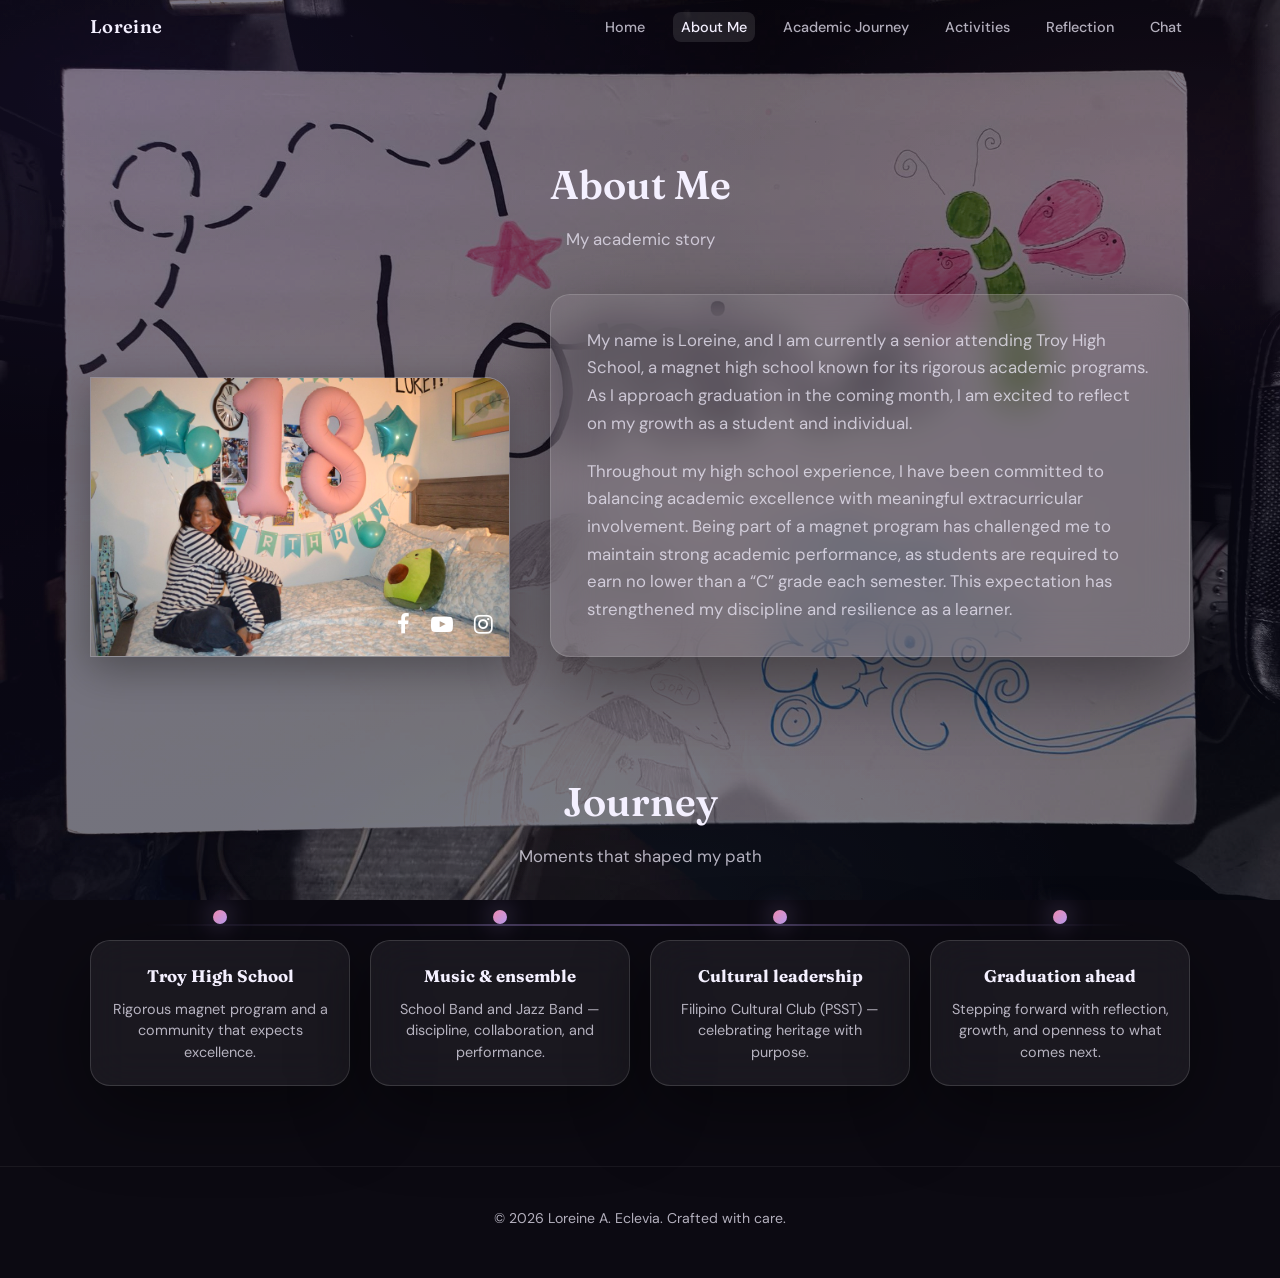
<file: about.html>
<!DOCTYPE html>
<html lang="en">
<head>
  <meta charset="UTF-8" />
  <meta name="viewport" content="width=device-width, initial-scale=1.0" />
  <meta name="description" content="About Loreine — Troy High School senior and magnet program student." />
  <title>About Me | Loreine A. Eclevia</title>
  <link rel="preconnect" href="https://fonts.googleapis.com" />
  <link rel="preconnect" href="https://fonts.gstatic.com" crossorigin />
  <link href="https://fonts.googleapis.com/css2?family=DM+Sans:ital,opsz,wght@0,9..40,400;0,9..40,500;0,9..40,600;0,9..40,700;1,9..40,400&family=Fraunces:ital,opsz,wght@0,9..144,500;0,9..144,600;0,9..144,700;1,9..144,400&display=swap" rel="stylesheet" />
  <link rel="stylesheet" href="https://cdnjs.cloudflare.com/ajax/libs/font-awesome/4.7.0/css/font-awesome.min.css" />
  <link rel="stylesheet" href="css/styles.css" />
</head>
<body class="page-about">
  <div class="gradient-bg" aria-hidden="true"></div>
  <div class="about-page-bg" aria-hidden="true"></div>

  <header class="site-header">
    <nav class="nav" aria-label="Primary">
      <a class="nav__brand" href="index.html">Loreine</a>
      <button type="button" class="nav__toggle" aria-expanded="false" aria-controls="nav-menu" id="nav-toggle">
        <span class="nav__toggle-bar"></span>
        <span class="nav__toggle-bar"></span>
        <span class="nav__toggle-bar"></span>
        <span class="visually-hidden">Menu</span>
      </button>
      <ul class="nav__list" id="nav-menu">
        <li><a href="index.html">Home</a></li>
        <li><a href="about.html" aria-current="page">About Me</a></li>
        <li><a href="academic-journey.html">Academic Journey</a></li>
        <li><a href="activities.html">Activities</a></li>
        <li><a href="reflection.html">Reflection</a></li>
        <li><a href="contact.html">Chat</a></li>
      </ul>
    </nav>
  </header>

  <main class="site-main site-main--page site-main--about">
    <section id="about" class="section section--about">
      <div class="container">
        <header class="section__header reveal">
          <h2>About Me</h2>
          <p class="section__lead">My academic story</p>
        </header>
        <div class="about-intro reveal">
          <figure class="about-intro__photo">
            <img
              src="assets/loreine-18th-birthday.png"
              alt="Loreine celebrating her 18th birthday, with pink balloons and teal decorations."
              width="640"
              height="480"
              loading="lazy"
              decoding="async"
            />
            <ul class="sci sci--memento" aria-label="Social media">
              <li><a href="https://www.facebook.com/loreine.eclevia" target="_blank" rel="noopener noreferrer" aria-label="Facebook"><i class="fa fa-facebook" aria-hidden="true"></i></a></li>
              <li><a href="https://www.youtube.com/@TheEclevlit" target="_blank" rel="noopener noreferrer" aria-label="YouTube"><i class="fa fa-youtube-play" aria-hidden="true"></i></a></li>
              <li><a href="https://www.instagram.com/loveinee/" target="_blank" rel="noopener noreferrer" aria-label="Instagram"><i class="fa fa-instagram" aria-hidden="true"></i></a></li>
            </ul>
          </figure>
          <div class="prose glass">
            <p>My name is Loreine, and I am currently a senior attending Troy High School, a magnet high school known for its rigorous academic programs. As I approach graduation in the coming month, I am excited to reflect on my growth as a student and individual.</p>
            <p>Throughout my high school experience, I have been committed to balancing academic excellence with meaningful extracurricular involvement. Being part of a magnet program has challenged me to maintain strong academic performance, as students are required to earn no lower than a “C” grade each semester. This expectation has strengthened my discipline and resilience as a learner.</p>
          </div>
        </div>
      </div>
    </section>

    <section id="timeline" class="section section--timeline">
      <div class="container">
        <header class="section__header reveal">
          <h2>Journey</h2>
          <p class="section__lead">Moments that shaped my path</p>
        </header>
        <ol class="timeline reveal">
          <li class="timeline__item">
            <span class="timeline__marker"></span>
            <div class="timeline__card glass">
              <h3>Troy High School</h3>
              <p>Rigorous magnet program and a community that expects excellence.</p>
            </div>
          </li>
          <li class="timeline__item">
            <span class="timeline__marker"></span>
            <div class="timeline__card glass">
              <h3>Music &amp; ensemble</h3>
              <p>School Band and Jazz Band — discipline, collaboration, and performance.</p>
            </div>
          </li>
          <li class="timeline__item">
            <span class="timeline__marker"></span>
            <div class="timeline__card glass">
              <h3>Cultural leadership</h3>
              <p>Filipino Cultural Club (PSST) — celebrating heritage with purpose.</p>
            </div>
          </li>
          <li class="timeline__item">
            <span class="timeline__marker"></span>
            <div class="timeline__card glass">
              <h3>Graduation ahead</h3>
              <p>Stepping forward with reflection, growth, and openness to what comes next.</p>
            </div>
          </li>
        </ol>
      </div>
    </section>
  </main>

  <footer class="site-footer">
    <div class="container site-footer__inner">
      <p>&copy; <span id="year"></span> Loreine A. Eclevia. Crafted with care.</p>
    </div>
  </footer>

  <script src="js/main.js" defer></script>
</body>
</html>
</file>
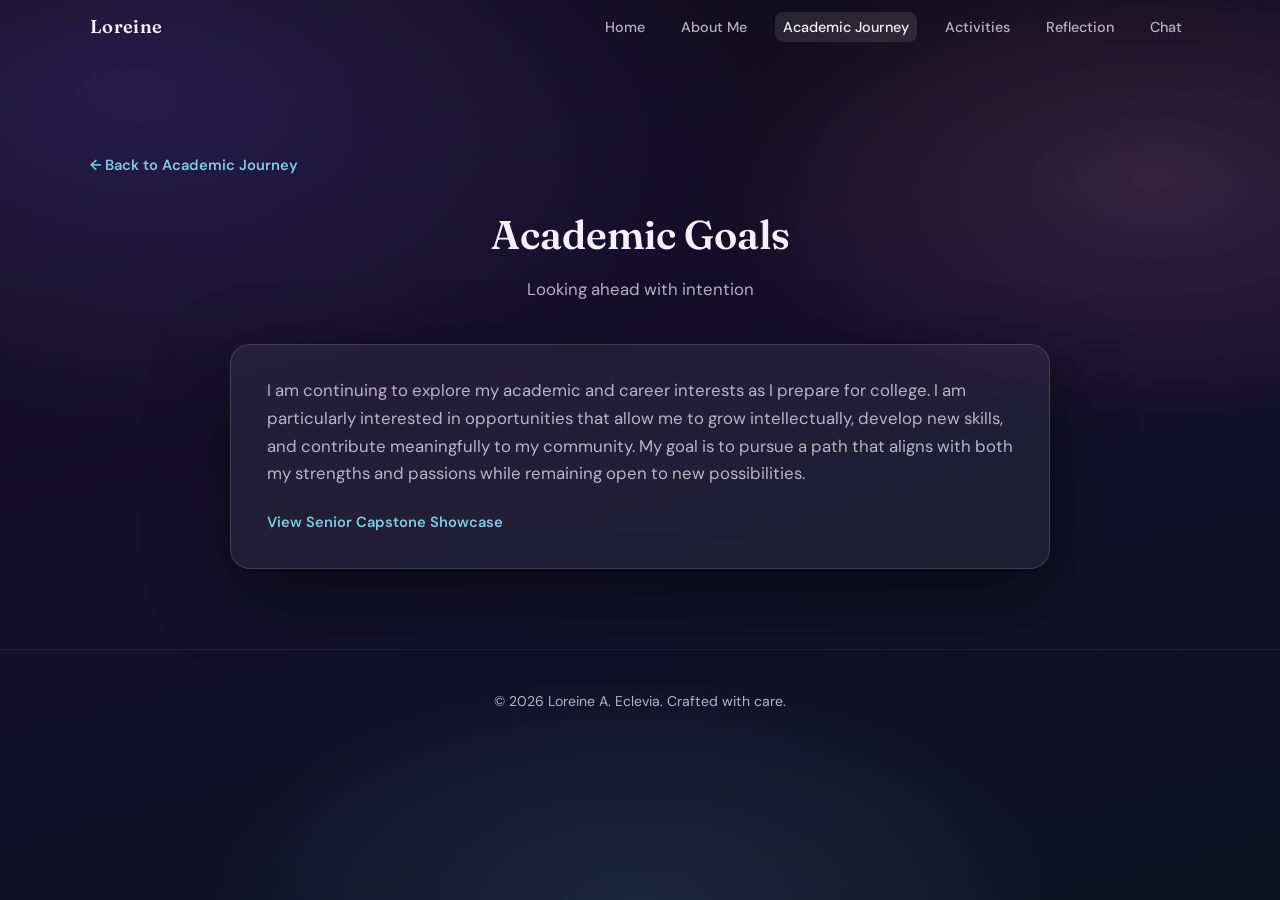
<file: academic-goals.html>
<!DOCTYPE html>
<html lang="en">
<head>
  <meta charset="UTF-8" />
  <meta name="viewport" content="width=device-width, initial-scale=1.0" />
  <meta name="description" content="Academic goals — Loreine A. Eclevia prepares for college with curiosity and purpose." />
  <title>Academic Goals | Loreine A. Eclevia</title>
  <link rel="preconnect" href="https://fonts.googleapis.com" />
  <link rel="preconnect" href="https://fonts.gstatic.com" crossorigin />
  <link href="https://fonts.googleapis.com/css2?family=DM+Sans:ital,opsz,wght@0,9..40,400;0,9..40,500;0,9..40,600;0,9..40,700;1,9..40,400&family=Fraunces:ital,opsz,wght@0,9..144,500;0,9..144,600;0,9..144,700;1,9..144,400&display=swap" rel="stylesheet" />
  <link rel="stylesheet" href="css/styles.css" />
</head>
<body>
  <div class="gradient-bg" aria-hidden="true"></div>

  <header class="site-header">
    <nav class="nav" aria-label="Primary">
      <a class="nav__brand" href="index.html">Loreine</a>
      <button type="button" class="nav__toggle" aria-expanded="false" aria-controls="nav-menu" id="nav-toggle">
        <span class="nav__toggle-bar"></span>
        <span class="nav__toggle-bar"></span>
        <span class="nav__toggle-bar"></span>
        <span class="visually-hidden">Menu</span>
      </button>
      <ul class="nav__list" id="nav-menu">
        <li><a href="index.html">Home</a></li>
        <li><a href="about.html">About Me</a></li>
        <li><a href="academic-journey.html" aria-current="page">Academic Journey</a></li>
        <li><a href="activities.html">Activities</a></li>
        <li><a href="reflection.html">Reflection</a></li>
        <li><a href="contact.html">Chat</a></li>
      </ul>
    </nav>
  </header>

  <main class="site-main site-main--page">
    <section id="goals" class="section section--goals">
      <div class="container">
        <p class="gallery-back-wrap">
          <a class="gallery-back" href="academic-journey.html">← Back to Academic Journey</a>
        </p>
        <header class="section__header reveal">
          <h2>Academic Goals</h2>
          <p class="section__lead">Looking ahead with intention</p>
        </header>
        <div class="prose glass reveal">
          <p>I am continuing to explore my academic and career interests as I prepare for college. I am particularly interested in opportunities that allow me to grow intellectually, develop new skills, and contribute meaningfully to my community. My goal is to pursue a path that aligns with both my strengths and passions while remaining open to new possibilities.</p>
          <p><a class="gallery-back" href="senior-showcase.html">View Senior Capstone Showcase</a></p>
        </div>
      </div>
    </section>
  </main>

  <footer class="site-footer">
    <div class="container site-footer__inner">
      <p>&copy; <span id="year"></span> Loreine A. Eclevia. Crafted with care.</p>
    </div>
  </footer>

  <script src="js/main.js" defer></script>
</body>
</html>
</file>
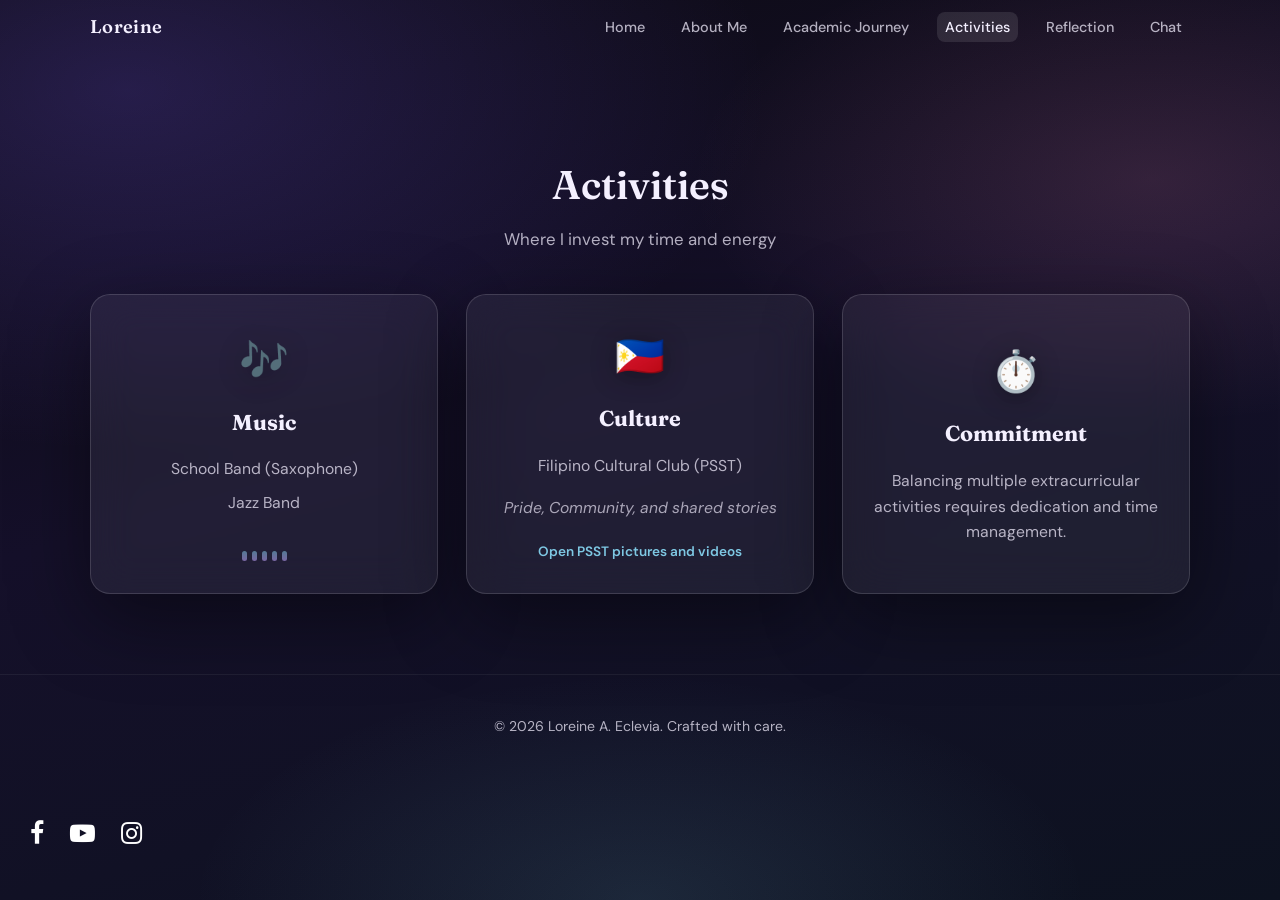
<file: activities.html>
<!DOCTYPE html>
<html lang="en">
<head>
  <meta charset="UTF-8" />
  <meta name="viewport" content="width=device-width, initial-scale=1.0" />
  <meta name="description" content="Activities — music, Filipino Cultural Club PSST, and commitment beyond the school day." />
  <title>Activities | Loreine A. Eclevia</title>
  <link rel="preconnect" href="https://fonts.googleapis.com" />
  <link rel="preconnect" href="https://fonts.gstatic.com" crossorigin />
  <link href="https://fonts.googleapis.com/css2?family=DM+Sans:ital,opsz,wght@0,9..40,400;0,9..40,500;0,9..40,600;0,9..40,700;1,9..40,400&family=Fraunces:ital,opsz,wght@0,9..144,500;0,9..144,600;0,9..144,700;1,9..144,400&display=swap" rel="stylesheet" />
  <link rel="stylesheet" href="https://cdnjs.cloudflare.com/ajax/libs/font-awesome/4.7.0/css/font-awesome.min.css" />
  <link rel="stylesheet" href="css/styles.css" />
</head>
<body>
  <div class="gradient-bg" aria-hidden="true"></div>

  <header class="site-header">
    <nav class="nav" aria-label="Primary">
      <a class="nav__brand" href="index.html">Loreine</a>
      <button type="button" class="nav__toggle" aria-expanded="false" aria-controls="nav-menu" id="nav-toggle">
        <span class="nav__toggle-bar"></span>
        <span class="nav__toggle-bar"></span>
        <span class="nav__toggle-bar"></span>
        <span class="visually-hidden">Menu</span>
      </button>
      <ul class="nav__list" id="nav-menu">
        <li><a href="index.html">Home</a></li>
        <li><a href="about.html">About Me</a></li>
        <li><a href="academic-journey.html">Academic Journey</a></li>
        <li><a href="activities.html" aria-current="page">Activities</a></li>
        <li><a href="reflection.html">Reflection</a></li>
        <li><a href="contact.html">Chat</a></li>
      </ul>
    </nav>
  </header>

  <main class="site-main site-main--page">
    <section id="activities" class="section section--activities">
      <div class="container">
        <header class="section__header reveal">
          <h2>Activities</h2>
          <p class="section__lead">Where I invest my time and energy</p>
        </header>
        <div class="activity-grid">
          <article class="flip-card reveal" data-theme="music" tabindex="0">
            <div class="flip-card__inner">
              <div class="flip-card__face flip-card__face--front glass">
                <span class="activity-icon" aria-hidden="true">🎶</span>
                <h3>Music</h3>
                <p>School Band (Saxophone)</p>
                <p>Jazz Band</p>
                <div class="sound-waves" aria-hidden="true">
                  <span></span><span></span><span></span><span></span><span></span>
                </div>
              </div>
              <div class="flip-card__face flip-card__face--back glass">
                <h3>Ensemble life</h3>
                <p>From sectionals to performances, music has taught me listening, timing, and showing up prepared.</p>
              </div>
            </div>
          </article>

          <article class="flip-card reveal" data-theme="culture" tabindex="0">
            <div class="flip-card__inner">
              <div class="flip-card__face flip-card__face--front glass">
                <span class="activity-icon" aria-hidden="true">🇵🇭</span>
                <h3>Culture</h3>
                <p>Filipino Cultural Club (PSST)</p>
                <p class="activity-note">Pride, Community, and shared stories</p>
                <a class="activity-front-link" href="psst-pictures.html">Open PSST pictures and videos</a>
              </div>
              <div class="flip-card__face flip-card__face--back glass flip-card__face--heritage">
                <h3 class="heritage-heading">
                  <a class="heritage-title-link" href="psst-pictures.html">Heritage in action</a>
                </h3>
                <p>PSST is a space to lead, learn, and celebrate culture with peers who care deeply about representation.</p>
                <div class="activity-gallery-actions">
                  <a class="activity-gallery-cta" href="psst-pictures.html">View PSST pictures</a>
                  <a class="activity-gallery-cta" href="psst-videos.html">View PSST videos</a>
                </div>
              </div>
            </div>
          </article>

          <article class="flip-card reveal" data-theme="commitment" tabindex="0">
            <div class="flip-card__inner">
              <div class="flip-card__face flip-card__face--front glass">
                <span class="activity-icon" aria-hidden="true">⏱️</span>
                <h3>Commitment</h3>
                <p>Balancing multiple extracurricular activities requires dedication and time management.</p>
              </div>
              <div class="flip-card__face flip-card__face--back glass">
                <h3>The honest truth</h3>
                <p>Rehearsals for band and jazz ensemble, along with practices for PSST, often extend beyond regular school hours — and that rhythm has shaped how I plan each week.</p>
              </div>
            </div>
          </article>
        </div>
      </div>
    </section>
  </main>

  <footer class="site-footer">
    <div class="container site-footer__inner">
      <p>&copy; <span id="year"></span> Loreine A. Eclevia. Crafted with care.</p>
    </div>
  </footer>

  <ul class="sci sci--fixed" aria-label="Social media">
    <li><a href="https://www.facebook.com/loreine.eclevia" target="_blank" rel="noopener noreferrer" aria-label="Facebook"><i class="fa fa-facebook" aria-hidden="true"></i></a></li>
    <li><a href="https://www.youtube.com/@TheEclevlit" target="_blank" rel="noopener noreferrer" aria-label="YouTube"><i class="fa fa-youtube-play" aria-hidden="true"></i></a></li>
    <li><a href="https://www.instagram.com/loveinee/" target="_blank" rel="noopener noreferrer" aria-label="Instagram"><i class="fa fa-instagram" aria-hidden="true"></i></a></li>
  </ul>

  <script src="js/main.js" defer></script>
</body>
</html>
</file>
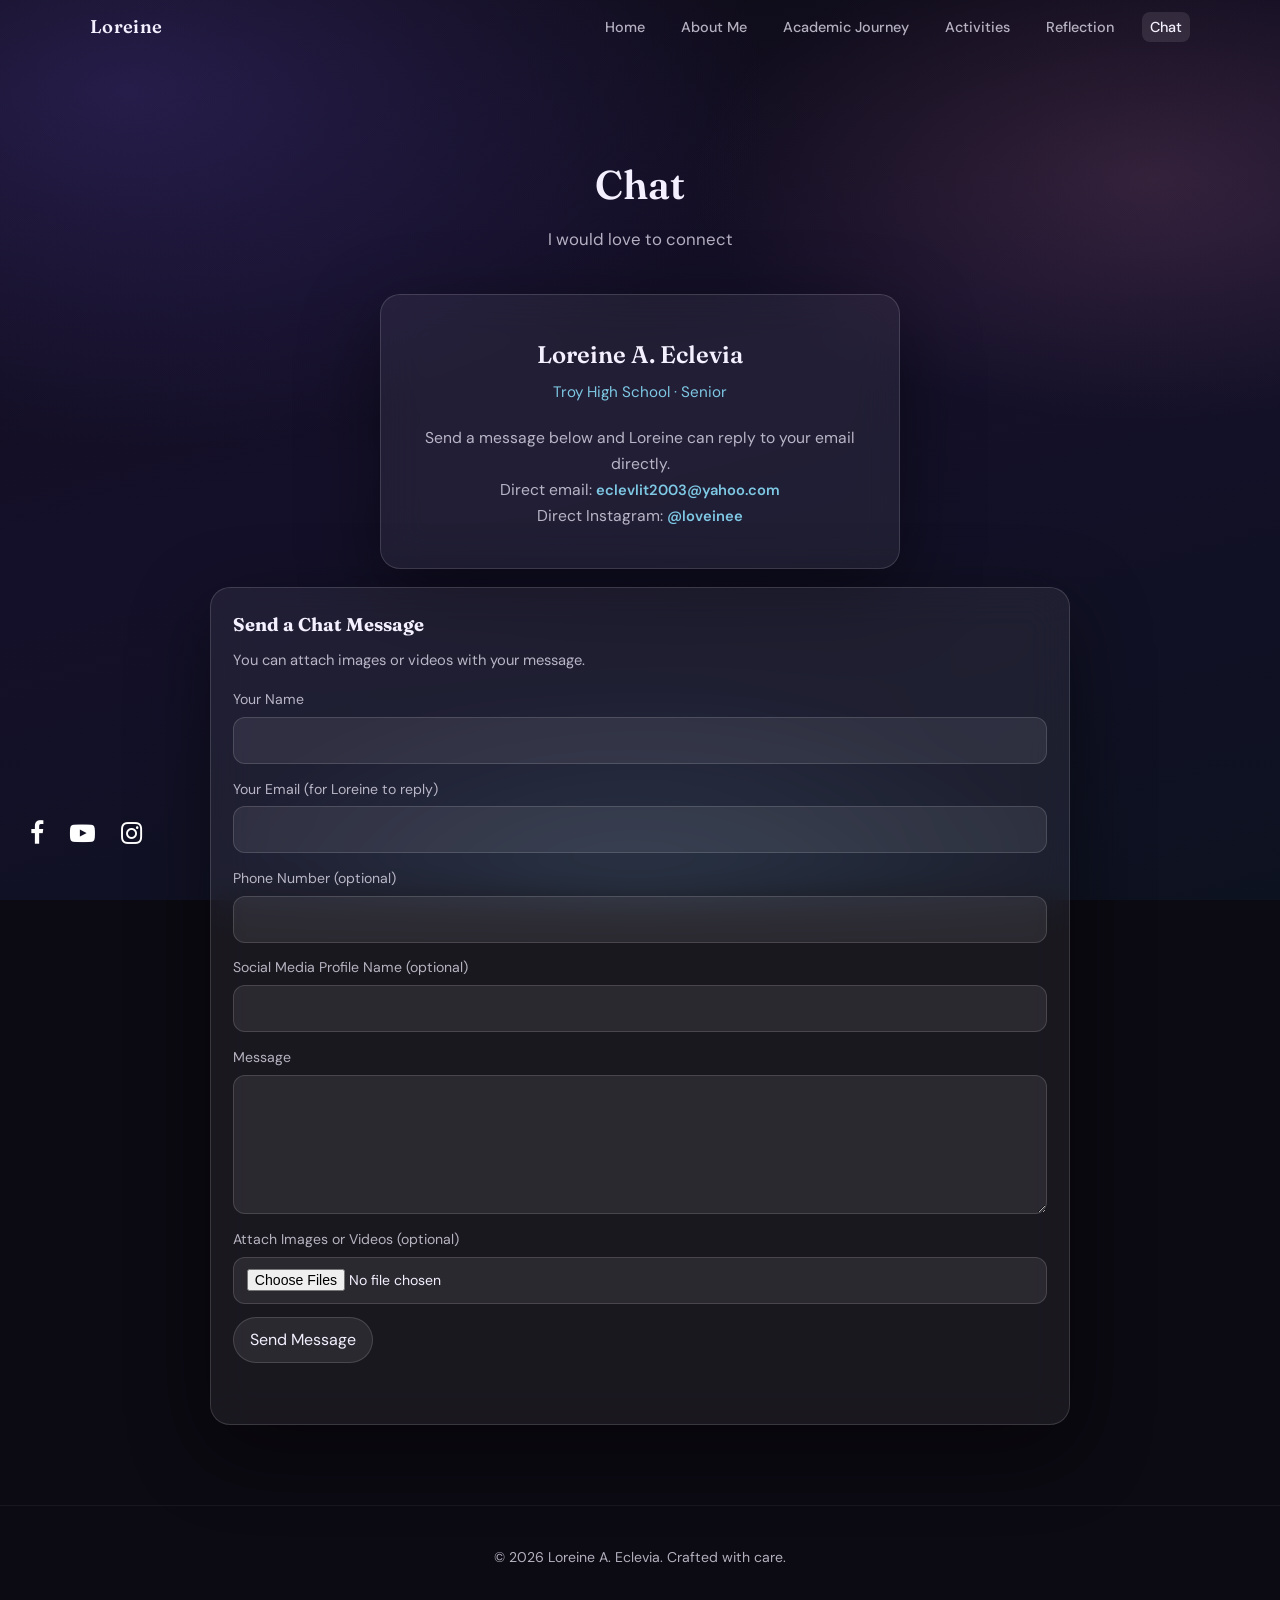
<file: contact.html>
<!DOCTYPE html>
<html lang="en">
<head>
  <meta charset="UTF-8" />
  <meta name="viewport" content="width=device-width, initial-scale=1.0" />
  <meta name="description" content="Chat with Loreine A. Eclevia — send messages and attach images or videos." />
  <title>Chat | Loreine A. Eclevia</title>
  <link rel="preconnect" href="https://fonts.googleapis.com" />
  <link rel="preconnect" href="https://fonts.gstatic.com" crossorigin />
  <link href="https://fonts.googleapis.com/css2?family=DM+Sans:ital,opsz,wght@0,9..40,400;0,9..40,500;0,9..40,600;0,9..40,700;1,9..40,400&family=Fraunces:ital,opsz,wght@0,9..144,500;0,9..144,600;0,9..144,700;1,9..144,400&display=swap" rel="stylesheet" />
  <link rel="stylesheet" href="https://cdnjs.cloudflare.com/ajax/libs/font-awesome/4.7.0/css/font-awesome.min.css" />
  <link rel="stylesheet" href="css/styles.css" />
</head>
<body>
  <div class="gradient-bg" aria-hidden="true"></div>

  <header class="site-header">
    <nav class="nav" aria-label="Primary">
      <a class="nav__brand" href="index.html">Loreine</a>
      <button type="button" class="nav__toggle" aria-expanded="false" aria-controls="nav-menu" id="nav-toggle">
        <span class="nav__toggle-bar"></span>
        <span class="nav__toggle-bar"></span>
        <span class="nav__toggle-bar"></span>
        <span class="visually-hidden">Menu</span>
      </button>
      <ul class="nav__list" id="nav-menu">
        <li><a href="index.html">Home</a></li>
        <li><a href="about.html">About Me</a></li>
        <li><a href="academic-journey.html">Academic Journey</a></li>
        <li><a href="activities.html">Activities</a></li>
        <li><a href="reflection.html">Reflection</a></li>
        <li><a href="contact.html" aria-current="page">Chat</a></li>
      </ul>
    </nav>
  </header>

  <main class="site-main site-main--page">
    <section id="chat" class="section section--contact">
      <div class="container">
        <header class="section__header reveal">
          <h2>Chat</h2>
          <p class="section__lead">I would love to connect</p>
        </header>
        <div class="contact-card glass reveal">
          <p class="contact-card__name">Loreine A. Eclevia</p>
          <p class="contact-card__meta">Troy High School · Senior</p>
          <p class="contact-card__hint">Send a message below and Loreine can reply to your email directly.</p>
          <p class="contact-card__hint">
            Direct email:
            <a class="gallery-back" href="mailto:eclevlit2003@yahoo.com?subject=Message%20from%20Portfolio%20Chat">eclevlit2003@yahoo.com</a>
          </p>
          <p class="contact-card__hint">
            Direct Instagram:
            <a class="gallery-back" href="https://instagram.com/loveinee/" target="_blank" rel="noopener noreferrer">@loveinee</a>
          </p>
        </div>

        <section class="chat-panel glass reveal" aria-label="Chat message form">
          <h3 class="chat-panel__title">Send a Chat Message</h3>
          <p class="chat-panel__lead">You can attach images or videos with your message.</p>
          <form
            id="chat-form"
            class="chat-form"
            action="https://formspree.io/f/yourFormId"
            method="post"
            enctype="multipart/form-data"
          >
            <label class="chat-form__field">
              <span>Your Name</span>
              <input type="text" name="name" required />
            </label>

            <label class="chat-form__field">
              <span>Your Email (for Loreine to reply)</span>
              <input type="email" name="email" required />
            </label>

            <label class="chat-form__field">
              <span>Phone Number (optional)</span>
              <input type="tel" name="phone" />
            </label>

            <label class="chat-form__field">
              <span>Social Media Profile Name (optional)</span>
              <input type="text" name="socialProfile" />
            </label>

            <label class="chat-form__field">
              <span>Message</span>
              <textarea name="message" rows="5" required></textarea>
            </label>

            <label class="chat-form__field">
              <span>Attach Images or Videos (optional)</span>
              <input type="file" name="attachments" accept="image/*,video/*" multiple />
            </label>

            <button type="submit" class="chat-form__button">Send Message</button>
            <p id="chat-form-status" class="chat-form__status" aria-live="polite"></p>
          </form>
        </section>
      </div>
    </section>
  </main>

  <footer class="site-footer">
    <div class="container site-footer__inner">
      <p>&copy; <span id="year"></span> Loreine A. Eclevia. Crafted with care.</p>
    </div>
  </footer>

  <ul class="sci sci--fixed" aria-label="Social media">
    <li><a href="https://www.facebook.com/loreine.eclevia" target="_blank" rel="noopener noreferrer" aria-label="Facebook"><i class="fa fa-facebook" aria-hidden="true"></i></a></li>
    <li><a href="https://www.youtube.com/@TheEclevlit" target="_blank" rel="noopener noreferrer" aria-label="YouTube"><i class="fa fa-youtube-play" aria-hidden="true"></i></a></li>
    <li><a href="https://www.instagram.com/loveinee/" target="_blank" rel="noopener noreferrer" aria-label="Instagram"><i class="fa fa-instagram" aria-hidden="true"></i></a></li>
  </ul>

  <script src="js/main.js" defer></script>
  <script src="js/chat.js" defer></script>
</body>
</html>
</file>
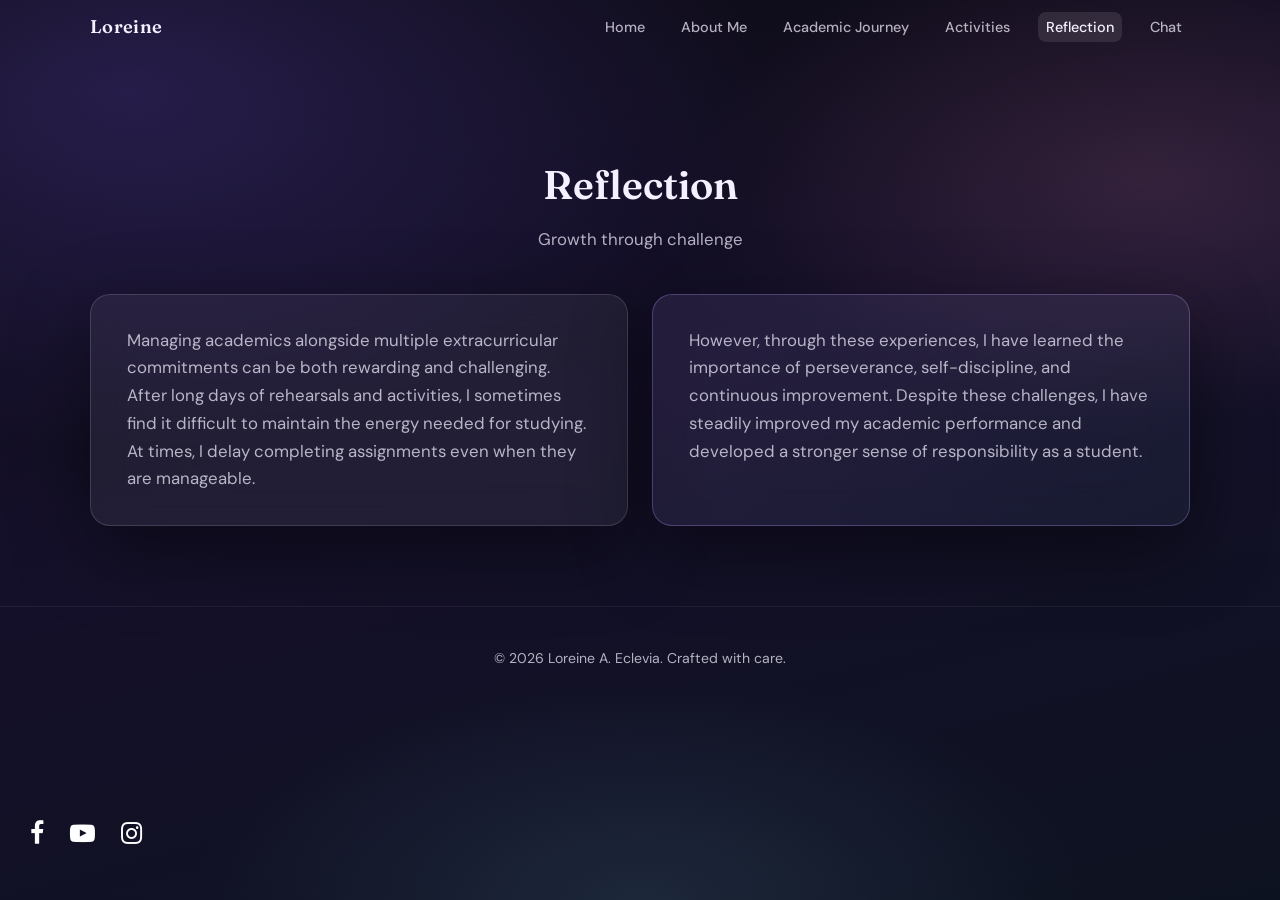
<file: reflection.html>
<!DOCTYPE html>
<html lang="en">
<head>
  <meta charset="UTF-8" />
  <meta name="viewport" content="width=device-width, initial-scale=1.0" />
  <meta name="description" content="Reflection — growth, perseverance, and responsibility as a student." />
  <title>Reflection | Loreine A. Eclevia</title>
  <link rel="preconnect" href="https://fonts.googleapis.com" />
  <link rel="preconnect" href="https://fonts.gstatic.com" crossorigin />
  <link href="https://fonts.googleapis.com/css2?family=DM+Sans:ital,opsz,wght@0,9..40,400;0,9..40,500;0,9..40,600;0,9..40,700;1,9..40,400&family=Fraunces:ital,opsz,wght@0,9..144,500;0,9..144,600;0,9..144,700;1,9..144,400&display=swap" rel="stylesheet" />
  <link rel="stylesheet" href="https://cdnjs.cloudflare.com/ajax/libs/font-awesome/4.7.0/css/font-awesome.min.css" />
  <link rel="stylesheet" href="css/styles.css" />
</head>
<body>
  <div class="gradient-bg" aria-hidden="true"></div>

  <header class="site-header">
    <nav class="nav" aria-label="Primary">
      <a class="nav__brand" href="index.html">Loreine</a>
      <button type="button" class="nav__toggle" aria-expanded="false" aria-controls="nav-menu" id="nav-toggle">
        <span class="nav__toggle-bar"></span>
        <span class="nav__toggle-bar"></span>
        <span class="nav__toggle-bar"></span>
        <span class="visually-hidden">Menu</span>
      </button>
      <ul class="nav__list" id="nav-menu">
        <li><a href="index.html">Home</a></li>
        <li><a href="about.html">About Me</a></li>
        <li><a href="academic-journey.html">Academic Journey</a></li>
        <li><a href="activities.html">Activities</a></li>
        <li><a href="reflection.html" aria-current="page">Reflection</a></li>
        <li><a href="contact.html">Chat</a></li>
      </ul>
    </nav>
  </header>

  <main class="site-main site-main--page">
    <section id="reflection" class="section section--reflection">
      <div class="container">
        <header class="section__header reveal">
          <h2>Reflection</h2>
          <p class="section__lead">Growth through challenge</p>
        </header>
        <div class="reflection__layout reveal">
          <div class="prose glass reflection__panel">
            <p>Managing academics alongside multiple extracurricular commitments can be both rewarding and challenging. After long days of rehearsals and activities, I sometimes find it difficult to maintain the energy needed for studying. At times, I delay completing assignments even when they are manageable.</p>
          </div>
          <div class="prose glass reflection__panel reflection__panel--accent">
            <p>However, through these experiences, I have learned the importance of perseverance, self-discipline, and continuous improvement. Despite these challenges, I have steadily improved my academic performance and developed a stronger sense of responsibility as a student.</p>
          </div>
        </div>
      </div>
    </section>
  </main>

  <footer class="site-footer">
    <div class="container site-footer__inner">
      <p>&copy; <span id="year"></span> Loreine A. Eclevia. Crafted with care.</p>
    </div>
  </footer>

  <ul class="sci sci--fixed" aria-label="Social media">
    <li><a href="https://www.facebook.com/loreine.eclevia" target="_blank" rel="noopener noreferrer" aria-label="Facebook"><i class="fa fa-facebook" aria-hidden="true"></i></a></li>
    <li><a href="https://www.youtube.com/@TheEclevlit" target="_blank" rel="noopener noreferrer" aria-label="YouTube"><i class="fa fa-youtube-play" aria-hidden="true"></i></a></li>
    <li><a href="https://www.instagram.com/loveinee/" target="_blank" rel="noopener noreferrer" aria-label="Instagram"><i class="fa fa-instagram" aria-hidden="true"></i></a></li>
  </ul>

  <script src="js/main.js" defer></script>
</body>
</html>
</file>
<file: css/styles.css>
/* Loreine portfolio — soft gradients, glass, motion */
:root {
  --bg-deep: #0c0a12;
  --bg-card: rgba(255, 255, 255, 0.06);
  --border-glass: rgba(255, 255, 255, 0.14);
  --text: #f4f0ff;
  --text-muted: rgba(244, 240, 255, 0.72);
  --accent: #c4a5ff;
  --accent-2: #7ec8e3;
  --accent-3: #f78fb3;
  --shadow: 0 24px 80px rgba(0, 0, 0, 0.45);
  --radius: 20px;
  --font-sans: "DM Sans", system-ui, sans-serif;
  --font-display: "Fraunces", Georgia, serif;
  --nav-h: 72px;
  --glow-orange: #ffb86c;
  --glow-orange-hot: #ff9f43;
  --glow-orange-shadow: 0 0 12px rgba(255, 159, 67, 0.95), 0 0 26px rgba(255, 120, 40, 0.55);
}

*,
*::before,
*::after {
  box-sizing: border-box;
}

html {
  scroll-behavior: smooth;
}

body {
  margin: 0;
  min-height: 100vh;
  font-family: var(--font-sans);
  color: var(--text);
  background: var(--bg-deep);
  line-height: 1.65;
  overflow-x: hidden;
}

.visually-hidden {
  position: absolute;
  width: 1px;
  height: 1px;
  padding: 0;
  margin: -1px;
  overflow: hidden;
  clip: rect(0, 0, 0, 0);
  white-space: nowrap;
  border: 0;
}

.gradient-bg {
  position: fixed;
  inset: 0;
  z-index: -2;
  background:
    radial-gradient(ellipse 100% 80% at 10% 10%, rgba(124, 92, 255, 0.22), transparent 50%),
    radial-gradient(ellipse 80% 60% at 90% 20%, rgba(247, 143, 179, 0.14), transparent 45%),
    radial-gradient(ellipse 70% 50% at 50% 100%, rgba(126, 200, 227, 0.12), transparent 50%),
    linear-gradient(165deg, #0c0a12 0%, #15102a 45%, #0d1220 100%);
  pointer-events: none;
}

.container {
  width: min(1100px, 92vw);
  margin-inline: auto;
}

/* ----- Header / Nav ----- */
.site-header {
  position: fixed;
  top: 0;
  left: 0;
  right: 0;
  z-index: 100;
  padding: 0.75rem 0;
  transition: background 0.35s ease, backdrop-filter 0.35s ease, box-shadow 0.35s ease;
}

.site-header.is-scrolled {
  background: rgba(12, 10, 18, 0.72);
  backdrop-filter: blur(16px);
  -webkit-backdrop-filter: blur(16px);
  box-shadow: 0 8px 32px rgba(0, 0, 0, 0.25);
}

.nav {
  width: min(1100px, 92vw);
  margin-inline: auto;
  display: flex;
  align-items: center;
  justify-content: space-between;
  gap: 1rem;
}

.nav__brand {
  font-family: var(--font-display);
  font-weight: 600;
  font-size: 1.15rem;
  color: var(--text);
  text-decoration: none;
  letter-spacing: 0.02em;
  border-radius: 8px;
  padding: 0.35rem 0.5rem;
  margin: -0.35rem -0.5rem;
  transition: color 0.22s ease, text-shadow 0.22s ease, background 0.22s ease;
}

.nav__brand:hover {
  color: var(--glow-orange);
  text-shadow: var(--glow-orange-shadow);
  background: rgba(255, 140, 60, 0.08);
}

.nav__brand:focus-visible {
  outline: 2px solid var(--glow-orange-hot);
  outline-offset: 3px;
}

.nav__list {
  list-style: none;
  margin: 0;
  padding: 0;
  display: flex;
  flex-wrap: wrap;
  gap: 0.35rem 1.25rem;
  align-items: center;
}

.nav__list a {
  color: var(--text-muted);
  text-decoration: none;
  font-size: 0.9rem;
  font-weight: 500;
  padding: 0.35rem 0.5rem;
  border-radius: 8px;
  transition: color 0.22s ease, background 0.22s ease, text-shadow 0.22s ease, box-shadow 0.22s ease;
}

.nav__list a:hover {
  color: var(--glow-orange);
  background: rgba(255, 140, 60, 0.1);
  text-shadow: var(--glow-orange-shadow);
  box-shadow: 0 0 18px rgba(255, 130, 50, 0.35);
}

.nav__list a:focus-visible {
  outline: 2px solid var(--glow-orange-hot);
  outline-offset: 2px;
}

.nav__list a[aria-current="page"] {
  color: var(--text);
  background: rgba(255, 255, 255, 0.1);
}

.nav__list a[aria-current="page"]:hover {
  color: var(--glow-orange);
  background: rgba(255, 140, 60, 0.12);
  text-shadow: var(--glow-orange-shadow);
  box-shadow: 0 0 18px rgba(255, 130, 50, 0.35);
}

.nav__toggle {
  display: none;
  flex-direction: column;
  gap: 5px;
  background: transparent;
  border: 1px solid var(--border-glass);
  border-radius: 10px;
  padding: 10px 12px;
  cursor: pointer;
  transition: border-color 0.22s ease, box-shadow 0.22s ease;
}

.nav__toggle:hover {
  border-color: rgba(255, 159, 67, 0.85);
  box-shadow: 0 0 16px rgba(255, 130, 50, 0.45), 0 0 28px rgba(255, 100, 40, 0.25);
}

.nav__toggle:hover .nav__toggle-bar {
  background: var(--glow-orange);
  box-shadow: 0 0 8px rgba(255, 159, 67, 0.9);
}

.nav__toggle:focus-visible {
  outline: 2px solid var(--glow-orange-hot);
  outline-offset: 3px;
}

.nav__toggle-bar {
  width: 22px;
  height: 2px;
  background: var(--text);
  border-radius: 1px;
  transition: transform 0.25s ease, opacity 0.2s ease, background 0.22s ease, box-shadow 0.22s ease;
}

@media (max-width: 860px) {
  .nav__toggle {
    display: flex;
  }

  .nav__list {
    position: absolute;
    top: calc(100% + 8px);
    right: 4vw;
    left: 4vw;
    flex-direction: column;
    align-items: stretch;
    padding: 1rem;
    border-radius: var(--radius);
    background: rgba(18, 14, 32, 0.92);
    backdrop-filter: blur(20px);
    border: 1px solid var(--border-glass);
    box-shadow: var(--shadow);
    opacity: 0;
    visibility: hidden;
    transform: translateY(-8px);
    transition: opacity 0.25s ease, transform 0.25s ease, visibility 0.25s;
  }

  .nav__list.is-open {
    opacity: 1;
    visibility: visible;
    transform: translateY(0);
  }

  .nav {
    position: relative;
  }
}

/* ----- Hero ----- */
.hero {
  position: relative;
  min-height: 100vh;
  min-height: 100dvh;
  display: flex;
  align-items: center;
  justify-content: center;
  padding: calc(var(--nav-h) + 2rem) 1.5rem 4rem;
}

.hero__bg {
  position: absolute;
  inset: 0;
  background-image: url("../assets/hero-celebration.png");
  background-size: cover;
  background-position: center 35%;
  z-index: 0;
  filter: brightness(1.88) contrast(1.03) saturate(1.1);
}

.hero__overlay {
  position: absolute;
  inset: 0;
  z-index: 1;
  background:
    linear-gradient(180deg, rgba(8, 6, 16, 0.06) 0%, rgba(12, 10, 24, 0.14) 45%, rgba(10, 8, 22, 0.22) 100%),
    radial-gradient(ellipse 90% 60% at 50% 0%, rgba(100, 80, 200, 0.06), transparent 55%);
}

.hero__particles {
  position: absolute;
  inset: 0;
  z-index: 2;
  pointer-events: none;
  opacity: 0.85;
}

.hero__waves {
  position: absolute;
  inset: 0;
  z-index: 2;
  pointer-events: none;
  overflow: hidden;
  opacity: 0.35;
  mix-blend-mode: screen;
}

.hero__waves::before,
.hero__waves::after {
  content: "";
  position: absolute;
  width: 200%;
  height: 200%;
  left: -50%;
  top: 20%;
  background: radial-gradient(ellipse at center, rgba(126, 200, 227, 0.15) 0%, transparent 55%);
  animation: wave-drift 18s ease-in-out infinite;
}

.hero__waves::after {
  top: 40%;
  background: radial-gradient(ellipse at center, rgba(196, 165, 255, 0.12) 0%, transparent 50%);
  animation-duration: 24s;
  animation-delay: -6s;
}

@keyframes wave-drift {
  0%,
  100% {
    transform: translate(0, 0) rotate(0deg);
  }
  50% {
    transform: translate(-4%, 2%) rotate(3deg);
  }
}

.hero__3d {
  position: absolute;
  top: 12%;
  right: 6%;
  width: min(280px, 38vw);
  height: min(280px, 38vw);
  z-index: 3;
  pointer-events: none;
  opacity: 0.9;
}

@media (max-width: 700px) {
  .hero__3d {
    top: auto;
    bottom: 8%;
    right: 4%;
    width: 160px;
    height: 160px;
    opacity: 0.55;
  }
}

.hero__content {
  position: relative;
  z-index: 4;
  text-align: center;
  max-width: 720px;
}

.hero__eyebrow {
  font-size: 0.8rem;
  letter-spacing: 0.28em;
  text-transform: uppercase;
  color: var(--accent-2);
  margin: 0 0 1rem;
  font-weight: 600;
}

.hero__title {
  font-family: var(--font-display);
  font-size: clamp(2.25rem, 6vw, 3.75rem);
  font-weight: 700;
  line-height: 1.12;
  margin: 0 0 0.75rem;
  text-shadow: 0 8px 40px rgba(0, 0, 0, 0.5);
}

.hero__tagline {
  font-size: clamp(1rem, 2.4vw, 1.2rem);
  color: rgba(255, 255, 255, 0.88);
  margin: 0 0 1.75rem;
  font-weight: 500;
}

.hero__dot {
  opacity: 0.45;
  margin: 0 0.15em;
  font-weight: 400;
}

.hero__typing {
  min-height: 2.5rem;
  font-size: clamp(1rem, 2.2vw, 1.15rem);
  color: var(--text-muted);
  margin: 0 0 2rem;
}

.hero__cursor {
  display: inline-block;
  width: 2px;
  height: 1.1em;
  background: var(--accent);
  margin-left: 3px;
  vertical-align: -0.15em;
  animation: blink 1s step-end infinite;
}

@keyframes blink {
  50% {
    opacity: 0;
  }
}

.hero__cta {
  display: inline-flex;
  align-items: center;
  justify-content: center;
  padding: 0.85rem 1.75rem;
  border-radius: 999px;
  background: linear-gradient(135deg, rgba(196, 165, 255, 0.35), rgba(126, 200, 227, 0.25));
  border: 1px solid var(--border-glass);
  color: var(--text);
  text-decoration: none;
  font-weight: 600;
  font-size: 0.95rem;
  box-shadow: 0 12px 40px rgba(80, 60, 160, 0.35);
  transition: transform 0.25s ease, box-shadow 0.25s ease, background 0.25s ease;
}

.hero__cta:hover {
  transform: translateY(-2px);
  box-shadow: 0 16px 48px rgba(100, 80, 200, 0.45);
  background: linear-gradient(135deg, rgba(196, 165, 255, 0.45), rgba(126, 200, 227, 0.35));
}

.hero__cta-group {
  display: flex;
  flex-wrap: wrap;
  justify-content: center;
  gap: 0.75rem;
}

.hero__cta--warm {
  background: linear-gradient(135deg, rgba(255, 159, 67, 0.35), rgba(255, 120, 64, 0.28));
  border-color: rgba(255, 190, 145, 0.55);
}

.hero__cta--warm:hover {
  background: linear-gradient(135deg, rgba(255, 159, 67, 0.5), rgba(255, 120, 64, 0.38));
  box-shadow: 0 16px 48px rgba(220, 110, 45, 0.4);
}

.hero__activities-note {
  margin: 1.15rem auto 0;
  max-width: 700px;
  padding: 0.95rem 1.05rem;
  border-radius: 14px;
  font-size: 0.97rem;
  color: rgba(255, 255, 255, 0.9);
  line-height: 1.55;
  border: 1px solid rgba(255, 255, 255, 0.2);
  background: linear-gradient(145deg, rgba(255, 255, 255, 0.12), rgba(255, 150, 80, 0.08));
}

.hero__activities-note strong {
  color: var(--glow-orange);
  text-shadow: 0 0 14px rgba(255, 160, 80, 0.5);
}

.hero__scroll {
  position: absolute;
  bottom: 2rem;
  left: 50%;
  transform: translateX(-50%);
  z-index: 4;
  display: flex;
  flex-direction: column;
  align-items: center;
  gap: 0.5rem;
  font-size: 0.7rem;
  letter-spacing: 0.2em;
  text-transform: uppercase;
  color: var(--text-muted);
  opacity: 0.85;
}

.hero__scroll-line {
  width: 1px;
  height: 40px;
  background: linear-gradient(180deg, var(--accent), transparent);
  animation: scroll-pulse 2s ease-in-out infinite;
}

@keyframes scroll-pulse {
  0%,
  100% {
    opacity: 0.4;
    transform: scaleY(0.85);
  }
  50% {
    opacity: 1;
    transform: scaleY(1);
  }
}

/* Personal snapshot — home: blended into hero; About: large layer behind content */
.corner-memento {
  margin: 0;
}

/* Home: 2× previous size; draggable + interactive */
.corner-memento--hero {
  position: absolute;
  bottom: max(1rem, env(safe-area-inset-bottom, 0px));
  left: max(1rem, env(safe-area-inset-left, 0px));
  z-index: 8;
  touch-action: none;
  user-select: none;
  -webkit-user-select: none;
}

.corner-memento--hero img {
  display: block;
  width: min(200px, 23vw);
  height: auto;
  border-radius: 18px;
  border: 1px solid rgba(255, 255, 255, 0.42);
  box-shadow:
    0 10px 36px rgba(0, 0, 0, 0.28),
    0 0 50px rgba(255, 200, 170, 0.22);
  mix-blend-mode: soft-light;
  filter: brightness(1.14) contrast(1.04) saturate(1.08);
  cursor: grab;
  transition: transform 0.22s ease, box-shadow 0.22s ease, filter 0.22s ease;
}

.corner-memento--hero:hover img {
  transform: scale(1.06);
  box-shadow:
    0 14px 44px rgba(0, 0, 0, 0.36),
    0 0 62px rgba(255, 180, 140, 0.38);
}

.corner-memento--hero.is-dragging img {
  cursor: grabbing;
  transform: scale(1.04);
}

.corner-memento--hero.is-zoomed img {
  transform: scale(1.55);
  mix-blend-mode: normal;
  filter: brightness(1.1) contrast(1.08) saturate(1.1);
}

@media (max-width: 520px) {
  .corner-memento--hero img {
    width: min(140px, 30vw);
  }
}

@media (max-width: 768px) {
  .hero__bg {
    background-size: contain;
    background-repeat: no-repeat;
    background-position: center center;
    background-color: #0c0a12;
  }
}

@media (max-width: 640px) {
  .hero__bg {
    background-position: center center;
  }
}

@media (max-width: 420px) {
  .hero__bg {
    background-position: center center;
  }
}

/* About: full-page PSST sketch background + intro photo unchanged */
.about-page-bg {
  position: fixed;
  inset: 0;
  z-index: -1;
  background-image: url("../assets/loreine-skitch-psst.png");
  background-size: cover;
  background-position: center center;
  background-repeat: no-repeat;
  opacity: 0.42;
  filter: brightness(1.15) contrast(1.05) saturate(1.08);
  pointer-events: none;
}

body.page-about .gradient-bg {
  opacity: 0.72;
}

.site-main--about {
  position: relative;
  z-index: 1;
}

.corner-memento--about-bg {
  position: fixed;
  bottom: 0;
  left: 0;
  z-index: 0;
  width: min(600px, 49vw);
  max-height: min(48vh, 900px);
  margin: 0;
}

.corner-memento--about-bg img {
  display: block;
  width: 100%;
  height: auto;
  max-height: min(48vh, 900px);
  object-fit: contain;
  object-position: left bottom;
  border-radius: 0 32px 0 0;
  border: none;
  opacity: 0.5;
  filter: brightness(1.12) saturate(1.08);
}

/* About — photo left, wide prose on the right */
.about-intro {
  display: grid;
  grid-template-columns: minmax(240px, min(420px, 42vw)) 1fr;
  gap: clamp(1.5rem, 4vw, 2.5rem);
  align-items: end;
}

.about-intro__photo {
  position: relative;
  margin: 0;
}

.about-intro__photo img {
  display: block;
  width: 100%;
  height: auto;
  border-radius: 0 24px 0 0;
  border: 1px solid rgba(255, 255, 255, 0.22);
  box-shadow: 0 12px 40px rgba(0, 0, 0, 0.32);
  filter: brightness(1.08) saturate(1.06);
}

.about-intro .prose {
  max-width: none;
  margin-inline: 0;
  width: 100%;
}

@media (max-width: 768px) {
  .about-page-bg {
    background-size: contain;
    background-color: #0c0a12;
    opacity: 0.5;
    filter: brightness(1.2) contrast(1.04) saturate(1.06);
  }
}

@media (max-width: 900px) {
  .about-intro {
    grid-template-columns: 1fr;
    align-items: stretch;
  }

  .about-intro__photo {
    max-width: min(420px, 100%);
  }
}

/* Social icons — LitoMovies .sci (Font Awesome 4) */
.sci {
  list-style: none;
  margin: 0;
  padding: 0;
  display: inline-flex;
  justify-content: flex-start;
  align-items: center;
  gap: 25px;
  z-index: 12;
}

.sci li {
  margin: 0;
  padding: 0;
}

.sci a {
  color: #ffffff;
  text-decoration: none;
  font-weight: 500;
  letter-spacing: 1px;
  font-size: 25px;
  transition: color 0.3s ease;
  cursor: pointer;
  display: inline-flex;
  align-items: center;
  justify-content: center;
}

.sci a:hover {
  color: var(--glow-orange);
}

.sci--memento {
  position: absolute;
  bottom: 50px;
  right: 100px;
}

.about-intro__photo .sci--memento {
  bottom: 16px;
  right: 16px;
  gap: 20px;
}

.about-intro__photo .sci--memento a {
  font-size: 22px;
}

.corner-memento--hero .sci--memento {
  bottom: 12px;
  right: 12px;
  gap: 18px;
}

.corner-memento--hero .sci--memento a {
  font-size: 20px;
}

.sci--fixed {
  position: fixed;
  bottom: 50px;
  left: 30px;
  z-index: 40;
}

@media (max-width: 600px) {
  .sci--fixed {
    bottom: 30px;
    left: 20px;
    gap: 15px;
  }

  .sci--fixed a,
  .sci--memento a {
    font-size: 22px;
  }

  .sci--memento {
    bottom: 30px;
    right: 30px;
    gap: 15px;
  }
}

.site-main--about > section {
  position: relative;
  z-index: 1;
}

.site-main--about ~ .site-footer {
  position: relative;
  z-index: 2;
}

/* ----- Sections ----- */
section[id] {
  scroll-margin-top: calc(var(--nav-h) + 12px);
}

.site-main--page {
  padding-top: var(--nav-h);
}

.section {
  position: relative;
  padding: 5rem 0;
}

.section__header {
  text-align: center;
  margin-bottom: 2.5rem;
}

.section__header h2 {
  font-family: var(--font-display);
  font-size: clamp(1.75rem, 4vw, 2.5rem);
  margin: 0 0 0.5rem;
  font-weight: 600;
}

.section__lead {
  margin: 0;
  color: var(--text-muted);
  font-size: 1.05rem;
}

.glass {
  background: var(--bg-card);
  backdrop-filter: blur(20px);
  -webkit-backdrop-filter: blur(20px);
  border: 1px solid var(--border-glass);
  border-radius: var(--radius);
  box-shadow: var(--shadow);
}

.prose {
  padding: 2rem 2.25rem;
  max-width: 820px;
  margin-inline: auto;
}

.prose p {
  margin: 0 0 1.25rem;
  color: var(--text-muted);
  font-size: 1.05rem;
}

.prose p:last-child {
  margin-bottom: 0;
}

/* Academic journey hub */
.journey-grid {
  display: grid;
  grid-template-columns: repeat(auto-fit, minmax(260px, 1fr));
  gap: 1.25rem;
}

.journey-grid--left {
  display: flex;
  flex-direction: column;
  align-items: stretch;
  gap: 1.25rem;
  max-width: min(400px, 100%);
}

.journey-layout {
  display: block;
}

body.page-academic-journey .journey-intro {
  max-width: min(400px, 100%);
}

.academic-journey-page-bg {
  position: fixed;
  inset: 0;
  z-index: -1;
  background-image: url("../assets/loreine-graduation-day-ceremony-background.png");
  background-size: cover;
  background-position: center center;
  background-repeat: no-repeat;
  filter: brightness(0.42) contrast(1.06) saturate(0.92);
  pointer-events: none;
}

.academic-journey-page-bg::after {
  content: "";
  position: absolute;
  inset: 0;
  background: rgba(6, 4, 14, 0.52);
}

body.page-academic-journey .gradient-bg {
  opacity: 0.55;
}

.site-main--academic-journey {
  position: relative;
  z-index: 1;
}

.journey-card {
  padding: 1.4rem 1.3rem;
}

.journey-card h3 {
  margin: 0 0 0.55rem;
  font-family: var(--font-display);
  font-size: 1.2rem;
}

.journey-card p {
  margin: 0 0 1.15rem;
  color: var(--text-muted);
}

.journey-card__actions {
  display: flex;
  flex-wrap: wrap;
  align-items: flex-end;
  gap: 1rem 1.35rem;
}

.journey-card__graduation {
  display: flex;
  flex-direction: column;
  align-items: flex-start;
  gap: 0.65rem;
  flex: 1 1 180px;
  min-width: 0;
}

.journey-card__graduation-title {
  margin: 0;
  font-size: 0.92rem;
  font-weight: 600;
  line-height: 1.45;
  color: var(--text);
  max-width: 16rem;
}

@media (max-width: 768px) {
  .academic-journey-page-bg {
    background-size: contain;
    background-color: #0c0a12;
    filter: brightness(0.48) contrast(1.04) saturate(0.9);
  }

  body.page-academic-journey .journey-grid--left,
  body.page-academic-journey .journey-intro {
    max-width: 100%;
  }

  .journey-card__actions {
    flex-direction: column;
    align-items: stretch;
  }

  .journey-card__graduation {
    flex: 1 1 auto;
  }

  .journey-card__graduation-title {
    max-width: none;
  }

  .journey-card__actions .hero__cta {
    align-self: flex-start;
  }
}

.showcase-media__hint {
  margin: 0 0 0.85rem;
  font-size: 0.88rem;
  color: var(--text-muted);
  line-height: 1.6;
}

.showcase-media__hint code {
  font-size: 0.84em;
  color: var(--accent-2);
}

/* Timeline */
.section--timeline {
  padding-top: 2rem;
}

.timeline {
  list-style: none;
  margin: 0;
  padding: 0;
  display: grid;
  gap: 1.5rem;
  position: relative;
}

@media (min-width: 768px) {
  .timeline {
    grid-template-columns: repeat(4, 1fr);
    gap: 1.25rem;
  }

  .timeline::before {
    content: "";
    position: absolute;
    top: 14px;
    left: 5%;
    right: 5%;
    height: 2px;
    background: linear-gradient(90deg, transparent, rgba(196, 165, 255, 0.4), transparent);
    z-index: 0;
  }
}

.timeline__item {
  position: relative;
  z-index: 1;
}

.timeline__marker {
  display: block;
  width: 14px;
  height: 14px;
  border-radius: 50%;
  margin: 0 auto 1rem;
  background: linear-gradient(135deg, var(--accent-3), var(--accent));
  box-shadow: 0 0 24px rgba(196, 165, 255, 0.55);
}

.timeline__card {
  padding: 1.35rem 1.25rem;
  text-align: center;
  min-height: 140px;
  display: flex;
  flex-direction: column;
  justify-content: center;
  transition: transform 0.35s ease, border-color 0.35s ease;
}

.timeline__card:hover {
  transform: translateY(-6px);
  border-color: rgba(196, 165, 255, 0.35);
}

.timeline__card h3 {
  font-family: var(--font-display);
  font-size: 1.05rem;
  margin: 0 0 0.5rem;
}

.timeline__card p {
  margin: 0;
  font-size: 0.9rem;
  color: var(--text-muted);
  line-height: 1.5;
}

/* Activities — flip cards */
.activity-grid {
  display: grid;
  grid-template-columns: repeat(auto-fit, minmax(260px, 1fr));
  gap: 1.75rem;
  perspective: 1200px;
}

.flip-card {
  min-height: 300px;
  cursor: pointer;
}

.flip-card__inner {
  position: relative;
  width: 100%;
  height: 100%;
  min-height: 300px;
  transition: transform 0.75s cubic-bezier(0.4, 0.2, 0.2, 1);
  transform-style: preserve-3d;
}

.flip-card:hover .flip-card__inner,
.flip-card:focus-within .flip-card__inner {
  transform: rotateY(180deg);
}

.flip-card__face {
  position: absolute;
  inset: 0;
  backface-visibility: hidden;
  -webkit-backface-visibility: hidden;
  border-radius: var(--radius);
  padding: 2rem 1.75rem;
  display: flex;
  flex-direction: column;
  align-items: center;
  text-align: center;
  justify-content: center;
}

.flip-card__face--back {
  transform: rotateY(180deg);
}

.activity-icon {
  font-size: 2.5rem;
  margin-bottom: 0.75rem;
  filter: drop-shadow(0 4px 12px rgba(0, 0, 0, 0.35));
}

.flip-card h3 {
  font-family: var(--font-display);
  font-size: 1.35rem;
  margin: 0 0 0.75rem;
}

.flip-card__face--front p {
  margin: 0.25rem 0;
  color: var(--text-muted);
  font-size: 0.98rem;
}

.activity-note {
  margin-top: 0.75rem !important;
  font-style: italic;
  opacity: 0.9;
}

/* Sound waves — animate on hover (music card) */
.sound-waves {
  display: flex;
  align-items: flex-end;
  justify-content: center;
  gap: 5px;
  height: 36px;
  margin-top: 1.25rem;
  opacity: 0.55;
}

.sound-waves span {
  width: 5px;
  height: 10px;
  border-radius: 3px;
  background: linear-gradient(180deg, var(--accent-2), var(--accent));
  transform-origin: bottom;
  animation: sound-idle 1.2s ease-in-out infinite;
}

.sound-waves span:nth-child(1) {
  animation-delay: 0s;
}
.sound-waves span:nth-child(2) {
  animation-delay: 0.1s;
}
.sound-waves span:nth-child(3) {
  animation-delay: 0.2s;
}
.sound-waves span:nth-child(4) {
  animation-delay: 0.3s;
}
.sound-waves span:nth-child(5) {
  animation-delay: 0.4s;
}

@keyframes sound-idle {
  0%,
  100% {
    transform: scaleY(0.45);
    opacity: 0.6;
  }
  50% {
    transform: scaleY(1);
    opacity: 1;
  }
}

.flip-card[data-theme="music"]:hover .sound-waves span,
.flip-card[data-theme="music"]:focus-within .sound-waves span {
  animation-name: sound-active;
  animation-duration: 0.45s;
}

@keyframes sound-active {
  0% {
    transform: scaleY(0.3);
  }
  50% {
    transform: scaleY(1.35);
  }
  100% {
    transform: scaleY(0.6);
  }
}

.flip-card[data-theme="music"]:hover .sound-waves,
.flip-card[data-theme="music"]:focus-within .sound-waves {
  opacity: 1;
}

/* Culture card — PSST gallery links */
.activity-front-link {
  margin-top: 1rem;
  font-size: 0.85rem;
  color: var(--accent-2);
  text-decoration: none;
  font-weight: 600;
  border-bottom: 1px solid transparent;
  transition: border-color 0.2s ease, color 0.2s ease;
}

.activity-front-link:hover {
  color: var(--text);
  border-bottom-color: var(--accent-2);
}

.flip-card__face--heritage {
  gap: 0.35rem;
}

.heritage-heading {
  margin: 0 0 0.5rem;
}

.heritage-title-link {
  color: var(--text);
  text-decoration: none;
  transition: color 0.2s ease;
}

.heritage-title-link:hover {
  color: var(--accent-2);
}

.activity-gallery-cta {
  margin-top: 0.85rem;
  display: inline-flex;
  align-items: center;
  justify-content: center;
  padding: 0.55rem 1.2rem;
  border-radius: 999px;
  font-size: 0.88rem;
  font-weight: 600;
  color: var(--text);
  text-decoration: none;
  background: linear-gradient(135deg, rgba(196, 165, 255, 0.35), rgba(126, 200, 227, 0.22));
  border: 1px solid var(--border-glass);
  transition: transform 0.22s ease, box-shadow 0.22s ease, color 0.22s ease, border-color 0.22s ease,
    background 0.22s ease, text-shadow 0.22s ease;
}

.activity-gallery-cta:hover {
  transform: translateY(-1px);
  color: var(--glow-orange);
  border-color: rgba(255, 159, 67, 0.85);
  background: rgba(255, 120, 50, 0.14);
  text-shadow: var(--glow-orange-shadow);
  box-shadow: 0 0 22px rgba(255, 130, 50, 0.5), 0 8px 28px rgba(80, 40, 20, 0.35);
}

.activity-gallery-cta:focus-visible {
  outline: 2px solid var(--glow-orange-hot);
  outline-offset: 3px;
}

.activity-gallery-actions {
  margin-top: 0.85rem;
  display: flex;
  flex-wrap: wrap;
  gap: 0.55rem;
  justify-content: center;
}

/* PSST gallery page */
.gallery-back-wrap {
  margin: 0 0 1.5rem;
}

.gallery-back {
  display: inline-flex;
  align-items: center;
  font-size: 0.92rem;
  font-weight: 600;
  color: var(--accent-2);
  text-decoration: none;
  transition: color 0.2s ease;
}

.gallery-back:hover {
  color: var(--text);
}

.section--gallery .section__header {
  margin-bottom: 2rem;
}

.gallery-banner {
  padding: 1rem 1.25rem;
  margin-bottom: 1.5rem;
  color: #ffc9c9;
  font-size: 0.95rem;
}

.gallery-empty {
  padding: 1.75rem 1.5rem;
  max-width: 640px;
  margin: 0 auto 2rem;
}

.gallery-empty__title {
  font-family: var(--font-display);
  font-size: 1.2rem;
  margin: 0 0 1rem;
}

.gallery-empty__steps {
  margin: 0;
  padding-left: 1.25rem;
  color: var(--text-muted);
  font-size: 0.95rem;
  line-height: 1.7;
}

.gallery-empty__steps code {
  font-size: 0.85em;
  color: var(--accent-2);
  word-break: break-all;
}

.gallery-block {
  margin-bottom: 3rem;
}

.gallery-block__title {
  font-family: var(--font-display);
  font-size: 1.25rem;
  margin: 0 0 1.25rem;
  font-weight: 600;
}

.gallery-grid {
  display: grid;
  grid-template-columns: repeat(auto-fill, minmax(240px, 1fr));
  gap: 1.25rem;
}

.gallery-carousel {
  display: grid;
  grid-template-columns: auto 1fr auto;
  gap: 1rem;
  align-items: center;
  padding: 1rem;
}

.carousel-stage {
  margin: 0;
  display: grid;
  gap: 0.75rem;
}

.carousel-stage__img {
  width: 100%;
  max-height: min(60vh, 560px);
  object-fit: contain;
  border-radius: 14px;
  background: rgba(12, 10, 18, 0.45);
}

.carousel-stage__caption {
  margin: 0;
  text-align: center;
  color: var(--text-muted);
  font-size: 0.92rem;
}

.carousel-nav {
  width: 46px;
  height: 46px;
  border-radius: 50%;
  border: 1px solid var(--border-glass);
  color: var(--text);
  background: rgba(20, 16, 36, 0.82);
  cursor: pointer;
  font-size: 1.8rem;
  line-height: 1;
  transition: transform 0.2s ease, background 0.2s ease;
}

.carousel-nav:hover {
  transform: scale(1.04);
  background: rgba(40, 32, 64, 0.9);
}

.carousel-count {
  margin: 0.85rem 0 0;
  text-align: center;
  color: var(--text-muted);
  font-size: 0.9rem;
}

.carousel-thumbs {
  margin-top: 1rem;
  display: grid;
  grid-template-columns: repeat(auto-fill, minmax(88px, 1fr));
  gap: 0.65rem;
}

.carousel-thumb {
  border: 2px solid transparent;
  background: transparent;
  padding: 0;
  border-radius: 12px;
  overflow: hidden;
  cursor: pointer;
  opacity: 0.8;
  transition: border-color 0.2s ease, opacity 0.2s ease, transform 0.2s ease;
}

.carousel-thumb:hover {
  opacity: 1;
  transform: translateY(-1px);
}

.carousel-thumb.is-active {
  border-color: var(--accent-2);
  opacity: 1;
}

.carousel-thumb__img {
  width: 100%;
  aspect-ratio: 1 / 1;
  object-fit: cover;
  display: block;
}

@media (max-width: 720px) {
  .gallery-carousel {
    grid-template-columns: 1fr;
    padding: 0.8rem;
  }

  .carousel-nav {
    width: 42px;
    height: 42px;
    font-size: 1.45rem;
    justify-self: center;
  }
}

.gallery-card {
  margin: 0;
  overflow: hidden;
  padding: 0;
  display: flex;
  flex-direction: column;
}

.gallery-card__img {
  width: 100%;
  aspect-ratio: 4 / 3;
  object-fit: cover;
  display: block;
  cursor: zoom-in;
  transition: transform 0.35s ease;
}

.gallery-card:hover .gallery-card__img {
  transform: scale(1.03);
}

.gallery-card__caption {
  padding: 0.85rem 1rem;
  margin: 0;
  font-size: 0.88rem;
  color: var(--text-muted);
  text-align: center;
}

.gallery-videos {
  display: grid;
  gap: 1.5rem;
}

@media (min-width: 700px) {
  .gallery-videos {
    grid-template-columns: repeat(auto-fit, minmax(320px, 1fr));
  }
}

.gallery-video {
  padding: 0;
  overflow: hidden;
}

.gallery-video__title {
  margin: 0;
  padding: 0.9rem 1rem 0.25rem;
  font-family: var(--font-display);
  font-size: 1.02rem;
  font-weight: 600;
  color: var(--text);
}

.gallery-video__el {
  width: 100%;
  display: block;
  vertical-align: middle;
  background: #000;
}

.gallery-video__caption {
  margin: 0;
  padding: 0.85rem 1rem;
  font-size: 0.9rem;
  color: var(--text-muted);
  text-align: center;
}

.gallery-video__description {
  margin: 0;
  padding: 0 1rem 0.95rem;
  font-size: 0.92rem;
  color: var(--text-muted);
  line-height: 1.7;
}

/* PSST page clarity overrides (page-specific only) */
body.page-psst .gradient-bg {
  background:
    radial-gradient(ellipse 100% 80% at 10% 10%, rgba(124, 92, 255, 0.1), transparent 55%),
    radial-gradient(ellipse 80% 60% at 90% 20%, rgba(247, 143, 179, 0.08), transparent 50%),
    radial-gradient(ellipse 70% 50% at 50% 100%, rgba(126, 200, 227, 0.07), transparent 55%),
    linear-gradient(165deg, #141126 0%, #171533 45%, #101b2d 100%);
}

body.page-psst .section--gallery {
  background: linear-gradient(180deg, rgba(255, 255, 255, 0.07), rgba(255, 255, 255, 0.03));
  border-top: 1px solid rgba(255, 255, 255, 0.12);
  border-bottom: 1px solid rgba(255, 255, 255, 0.1);
}

body.page-psst .gallery-card,
body.page-psst .gallery-video,
body.page-psst .gallery-empty,
body.page-psst .gallery-banner {
  background: rgba(255, 255, 255, 0.12);
  backdrop-filter: blur(8px);
  -webkit-backdrop-filter: blur(8px);
  border-color: rgba(255, 255, 255, 0.22);
}

body.page-psst .gallery-card__img {
  filter: brightness(1.08) contrast(1.08) saturate(1.03);
}

/* ----- PSST Videos — LitoMovies-style banner + carousel ----- */
body.page-psst .psst-movie-root {
  font-family: "Poppins", var(--font-sans), system-ui, sans-serif;
}

body.page-psst .psst-movie-column {
  position: relative;
  z-index: 1;
  flex: 1 1 320px;
  min-width: 0;
  max-width: min(520px, 100%);
}

body.page-psst .psst-movie-banner {
  position: relative;
  width: 100%;
  min-height: min(720px, calc(100vh - var(--nav-h) - 4rem));
  padding: 2rem min(100px, 6vw);
  display: flex;
  justify-content: space-between;
  align-items: center;
  gap: 1.5rem;
  overflow: hidden;
  border-radius: var(--radius);
  transition: background 0.45s ease;
}

body.page-psst .psst-movie-banner::before {
  content: "";
  position: absolute;
  inset: 0;
  background: rgba(0, 0, 0, 0.45);
  pointer-events: none;
  border-radius: inherit;
}

body.page-psst .psst-movie-content {
  position: relative;
  z-index: 1;
  flex: 1 1 320px;
  max-width: min(520px, 100%);
  display: none;
  visibility: hidden;
  opacity: 0;
  transform: scale(0.98);
  transition: opacity 0.35s ease, transform 0.35s ease, visibility 0.35s;
}

body.page-psst .psst-movie-content.active {
  display: block;
  visibility: visible;
  opacity: 1;
  transform: scale(1);
}

body.page-psst .psst-movie-title {
  font-family: var(--font-display), Georgia, serif;
  font-size: clamp(1.35rem, 3vw, 2rem);
  font-weight: 700;
  margin: 0 0 0.75rem;
  color: var(--text);
  line-height: 1.2;
}

body.page-psst .psst-movie-meta {
  color: rgba(244, 240, 255, 0.55);
  font-weight: 400;
  font-size: clamp(0.95rem, 2vw, 1.15rem);
  margin: 0 0 0.75rem;
  display: flex;
  flex-wrap: wrap;
  align-items: center;
  gap: 0.25rem 0;
}

body.page-psst .psst-movie-meta span {
  padding: 0 10px;
  border-right: 1px solid rgba(244, 240, 255, 0.28);
}

body.page-psst .psst-movie-meta span:first-child {
  padding-left: 0;
}

body.page-psst .psst-movie-meta span:last-child {
  border-right: 0;
}

body.page-psst .psst-movie-desc {
  font-size: 0.95rem;
  font-weight: 300;
  line-height: 1.55;
  color: rgba(255, 255, 255, 0.92);
  margin: 0 0 1rem;
}

body.page-psst .psst-movie-desc p {
  margin: 0 0 0.65rem;
}

body.page-psst .psst-movie-desc p:last-child {
  margin-bottom: 0;
}

body.page-psst .psst-movie-buttons {
  display: flex;
  flex-wrap: wrap;
  gap: 0.65rem;
}

body.page-psst .psst-btn {
  display: inline-flex;
  align-items: center;
  gap: 0.45rem;
  padding: 0.55rem 1.15rem;
  text-decoration: none;
  font-weight: 600;
  letter-spacing: 0.06em;
  text-transform: uppercase;
  font-size: 0.78rem;
  border-radius: 4px;
  transition: background 0.25s ease, color 0.25s ease, transform 0.2s ease;
  cursor: pointer;
}

body.page-psst .psst-btn--primary {
  background: var(--glow-orange-hot);
  color: #1a0f08;
  border: 1px solid rgba(255, 180, 120, 0.65);
}

body.page-psst .psst-btn--primary:hover {
  filter: brightness(1.08);
  transform: translateY(-1px);
}

body.page-psst .psst-carousel-box {
  position: relative;
  z-index: 1;
  flex: 1 1 420px;
  min-width: 0;
  max-width: min(950px, 100%);
  display: flex;
  justify-content: center;
  align-items: center;
  background: rgba(0, 0, 0, 0.22);
  box-shadow: 16px 16px 40px rgba(0, 0, 0, 0.45);
  border: 1px solid rgba(255, 255, 255, 0.12);
  backdrop-filter: blur(18px);
  -webkit-backdrop-filter: blur(18px);
  border-radius: 12px;
  padding: 0.75rem 0;
}

body.page-psst .psst-carousel {
  position: relative;
  height: 420px;
  perspective: 1500px;
  margin: 0;
}

body.page-psst .psst-carousel .carousel-item {
  width: 220px;
  cursor: pointer;
}

body.page-psst .psst-carousel .carousel-item img {
  max-width: 210px;
  border-radius: 10px;
  transform: translateX(6px) translateY(-72px);
  object-fit: cover;
  object-position: center;
  aspect-ratio: 2 / 3;
}

body.page-psst .psst-carousel-fallback {
  width: 210px;
  min-height: 280px;
  margin-left: 6px;
  transform: translateY(-72px);
  border-radius: 10px;
  background: linear-gradient(145deg, rgba(196, 165, 255, 0.22), rgba(126, 200, 227, 0.12));
  border: 1px solid rgba(255, 255, 255, 0.15);
  display: flex;
  align-items: flex-end;
  justify-content: center;
  padding: 0.65rem;
  text-align: center;
  font-size: 0.78rem;
  font-weight: 600;
  color: var(--text);
  line-height: 1.35;
}

body.page-psst .psst-carousel .carousel-item--youtube {
  width: 220px;
  cursor: pointer;
}

body.page-psst .psst-carousel-youtube-stack {
  display: flex;
  flex-direction: column;
  align-items: center;
  gap: 0.65rem;
  transform: translateX(6px) translateY(-48px);
}

body.page-psst .psst-carousel-preview {
  display: flex;
  justify-content: center;
}

body.page-psst .psst-carousel-preview img,
body.page-psst .psst-carousel-preview .psst-carousel-fallback {
  margin-left: 0;
  transform: none;
}

body.page-psst .psst-carousel-youtube-btn {
  position: relative;
  z-index: 2;
  white-space: nowrap;
}

body.page-psst .psst-trailer {
  position: fixed;
  top: 0;
  left: 0;
  right: 0;
  bottom: 0;
  z-index: 200;
  display: flex;
  justify-content: center;
  align-items: center;
  padding: 2rem;
  backdrop-filter: blur(16px);
  -webkit-backdrop-filter: blur(16px);
  background: rgba(6, 4, 12, 0.72);
  visibility: hidden;
  opacity: 0;
  transition: opacity 0.35s ease, visibility 0.35s ease;
}

body.page-psst .psst-trailer.active {
  visibility: visible;
  opacity: 1;
}

body.page-psst .psst-trailer__video {
  width: min(900px, 100%);
  max-height: min(80vh, 100%);
  outline: none;
  background: #000;
  border-radius: 10px;
}

body.page-psst .psst-trailer__close {
  position: absolute;
  top: calc(var(--nav-h) + 12px);
  right: min(32px, 5vw);
  width: 44px;
  height: 44px;
  border-radius: 999px;
  border: 1px solid rgba(255, 255, 255, 0.25);
  background: rgba(12, 10, 18, 0.65);
  color: var(--text);
  font-size: 1.5rem;
  line-height: 1;
  cursor: pointer;
  display: inline-flex;
  align-items: center;
  justify-content: center;
}

body.page-psst .psst-trailer__close:hover {
  border-color: rgba(255, 159, 67, 0.85);
  color: var(--glow-orange);
}

@media (max-width: 991px) {
  body.page-psst .psst-movie-banner {
    flex-direction: column;
    align-items: stretch;
    padding: 1.5rem min(50px, 5vw);
    min-height: auto;
  }

  body.page-psst .psst-carousel {
    height: 300px;
  }

  body.page-psst .psst-carousel .carousel-item {
    width: 150px;
  }

  body.page-psst .psst-carousel .carousel-item img,
  body.page-psst .psst-carousel-fallback {
    max-width: 140px;
    width: 140px;
    min-height: 200px;
    transform: translateX(6px) translateY(-48px);
  }

  body.page-psst .psst-carousel .carousel-item--youtube {
    width: 150px;
  }

  body.page-psst .psst-carousel-youtube-stack {
    transform: translateX(6px) translateY(-32px);
  }

  body.page-psst .psst-carousel-preview img,
  body.page-psst .psst-carousel-preview .psst-carousel-fallback {
    max-width: 140px;
    width: 140px;
    min-height: 200px;
  }
}

@media (max-width: 600px) {
  body.page-psst .psst-movie-banner {
    padding: 1.25rem 1rem;
  }

  body.page-psst .psst-carousel-box {
    max-width: 100%;
  }

  body.page-psst .psst-carousel {
    height: 260px;
  }

  body.page-psst .psst-movie-meta {
    font-size: 0.88rem;
  }
}

/* Reflection layout */
.reflection__layout {
  display: grid;
  gap: 1.5rem;
}

@media (min-width: 800px) {
  .reflection__layout {
    grid-template-columns: 1fr 1fr;
    align-items: stretch;
  }
}

.reflection__panel {
  margin: 0;
}

.reflection__panel--accent {
  border-color: rgba(196, 165, 255, 0.28);
  background: linear-gradient(145deg, rgba(196, 165, 255, 0.1), rgba(126, 200, 227, 0.06));
}

/* Contact */
.contact-card {
  text-align: center;
  padding: 2.5rem 2rem;
  max-width: 520px;
  margin-inline: auto;
}

.contact-card__name {
  font-family: var(--font-display);
  font-size: 1.5rem;
  margin: 0 0 0.35rem;
  font-weight: 600;
}

.contact-card__meta {
  margin: 0 0 1.25rem;
  color: var(--accent-2);
  font-size: 0.95rem;
}

.contact-card__hint {
  margin: 0;
  color: var(--text-muted);
  font-size: 0.98rem;
}

.chat-panel {
  max-width: 860px;
  margin: 1.1rem auto 0;
  padding: 1.4rem;
}

.chat-panel__title {
  margin: 0 0 0.45rem;
  font-family: var(--font-display);
  font-size: 1.15rem;
}

.chat-panel__lead {
  margin: 0 0 1rem;
  color: var(--text-muted);
  font-size: 0.92rem;
}

.chat-form {
  display: grid;
  gap: 0.85rem;
}

.chat-form__field {
  display: grid;
  gap: 0.35rem;
  font-size: 0.88rem;
  color: var(--text-muted);
}

.chat-form__field input,
.chat-form__field textarea {
  width: 100%;
  border-radius: 12px;
  border: 1px solid var(--border-glass);
  background: rgba(255, 255, 255, 0.08);
  color: var(--text);
  padding: 0.68rem 0.78rem;
  font: inherit;
}

.chat-form__button {
  justify-self: start;
  border-radius: 999px;
  border: 1px solid var(--border-glass);
  background: rgba(255, 255, 255, 0.08);
  color: var(--text);
  padding: 0.55rem 1rem;
  font: inherit;
  cursor: pointer;
}

.chat-form__button:hover {
  color: var(--glow-orange);
  border-color: rgba(255, 159, 67, 0.85);
  background: rgba(255, 140, 60, 0.12);
}

.chat-form__status {
  margin: 0.25rem 0 0;
  min-height: 1.3rem;
  font-size: 0.9rem;
  color: var(--text-muted);
}

.chat-form__status.is-success {
  color: #9ff5bd;
}

.chat-form__status.is-error {
  color: #ffb4b4;
}

/* Footer */
.site-footer {
  padding: 2.5rem 0 3rem;
  border-top: 1px solid rgba(255, 255, 255, 0.06);
}

.site-footer__inner {
  text-align: center;
}

.site-footer p {
  margin: 0;
  font-size: 0.88rem;
  color: var(--text-muted);
}

/* Scroll reveal */
.reveal {
  opacity: 0;
  transform: translateY(28px);
  transition: opacity 0.7s cubic-bezier(0.22, 1, 0.36, 1), transform 0.7s cubic-bezier(0.22, 1, 0.36, 1);
}

.reveal.is-visible {
  opacity: 1;
  transform: translateY(0);
}

.timeline.reveal .timeline__item {
  opacity: 0;
  transform: translateY(20px);
  transition: opacity 0.55s ease, transform 0.55s ease;
}

.timeline.reveal.is-visible .timeline__item:nth-child(1) {
  transition-delay: 0.05s;
}
.timeline.reveal.is-visible .timeline__item:nth-child(2) {
  transition-delay: 0.15s;
}
.timeline.reveal.is-visible .timeline__item:nth-child(3) {
  transition-delay: 0.25s;
}
.timeline.reveal.is-visible .timeline__item:nth-child(4) {
  transition-delay: 0.35s;
}

.timeline.reveal.is-visible .timeline__item {
  opacity: 1;
  transform: translateY(0);
}

@media (prefers-reduced-motion: reduce) {
  html {
    scroll-behavior: auto;
  }

  .reveal,
  .timeline.reveal .timeline__item {
    opacity: 1;
    transform: none;
    transition: none;
  }

  .hero__waves::before,
  .hero__waves::after,
  .hero__scroll-line,
  .sound-waves span {
    animation: none !important;
  }
}
</file>
